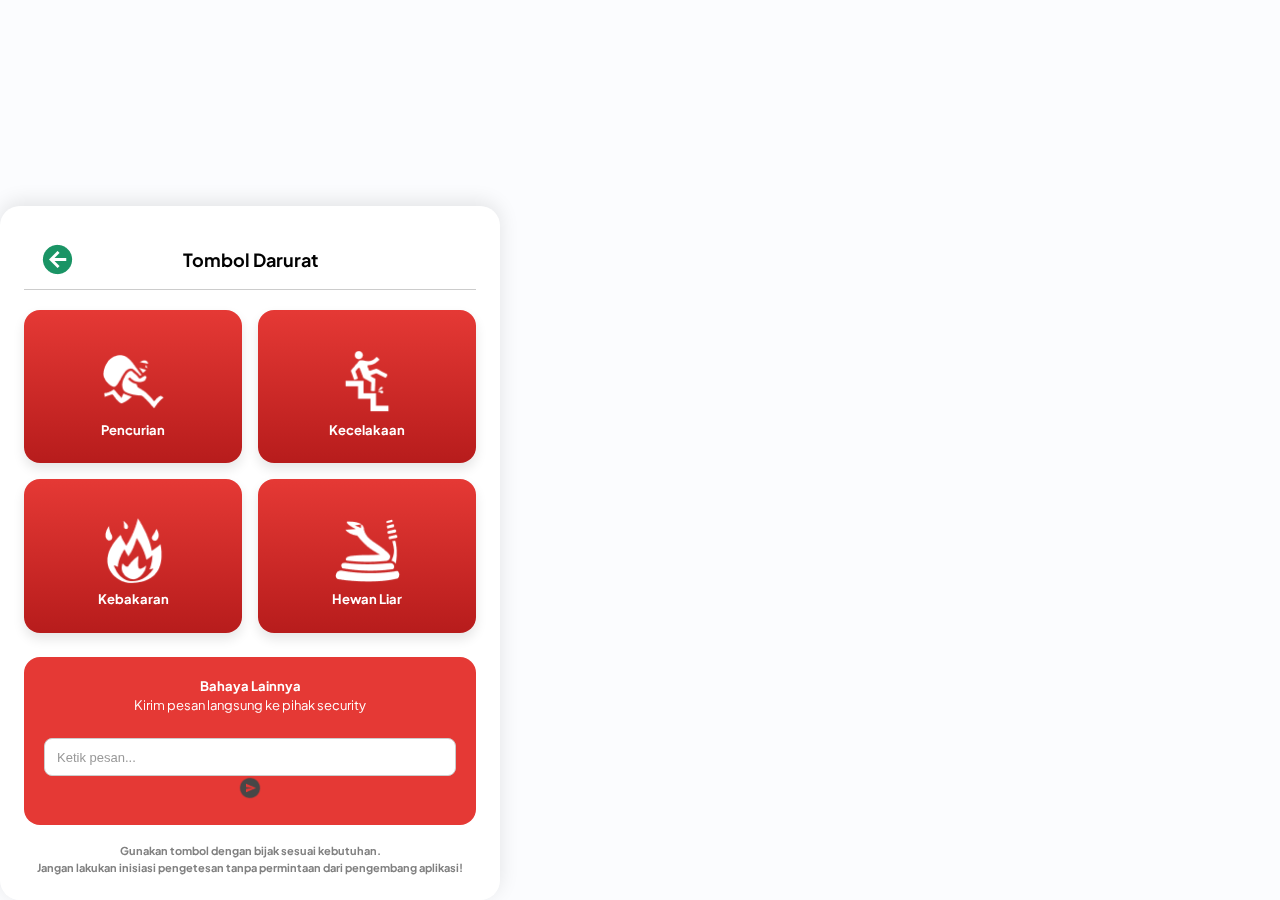
<file: DaruratButton.html>
<!DOCTYPE html>
<html lang="id">
<head>
  <meta charset="UTF-8" />
  <meta name="viewport" content="width=device-width, initial-scale=1.0"/>
  <title>Tombol Darurat</title>
  <link rel="stylesheet" href="style/style.css">
  <link href="https://fonts.googleapis.com/css2?family=Plus+Jakarta+Sans:wght@400;700;800&family=Inter:wght@500&display=swap" rel="stylesheet">
</head>
<body>
<div class="emergency-container">

  <!-- Header with Back Button -->
  <div class="emergency-header">
    <button class="back-button" onclick="history.back()" aria-label="Kembali">
      <img src="assets/icons/back-icon.png" alt="Kembali">
    </button>
    <div class="emergency-title">Tombol Darurat</div>
  </div>

  <!-- Emergency Options -->
  <div class="emergency-grid">
    <div class="emergency-button-option">
      <div class="emergency-icon-option">
        <img src="assets/icons/pencurian.png" alt="Pencurian">
      </div>
      Pencurian
    </div>
    <div class="emergency-button-option">
      <div class="emergency-icon-option">
        <img src="assets/icons/kecelakaan.png" alt="Pencurian">
      </div>
      Kecelakaan
    </div>
    <div class="emergency-button-option">
      <div class="emergency-icon-option">
        <img src="assets/icons/kebakaran.png" alt="Pencurian">
      </div>
      Kebakaran
    </div>
    <div class="emergency-button-option">
      <div class="emergency-icon-option">
        <img src="assets/icons/hewan_liar.png" alt="Pencurian">
      </div>
      Hewan Liar
    </div>
  </div>

  <!-- Other Danger Input -->
  <div class="other-danger">
    <strong>Bahaya Lainnya</strong><br/>
    Kirim pesan langsung ke pihak security
    <br>
    <div class="input-with-icon">
      <input type="text" placeholder="Ketik pesan...">
      <img src="assets/icons/send-circle.png" alt="Kirim" class="send-icon" onclick="kirimPesan()">
    </div>
  </div>

  <!-- Footer Note -->
  <div class="footer-note">
    Gunakan tombol dengan bijak sesuai kebutuhan.<br/>
    Jangan lakukan inisiasi pengetesan tanpa permintaan dari pengembang aplikasi!
  </div>

</div>

</body>
</html>
</file>
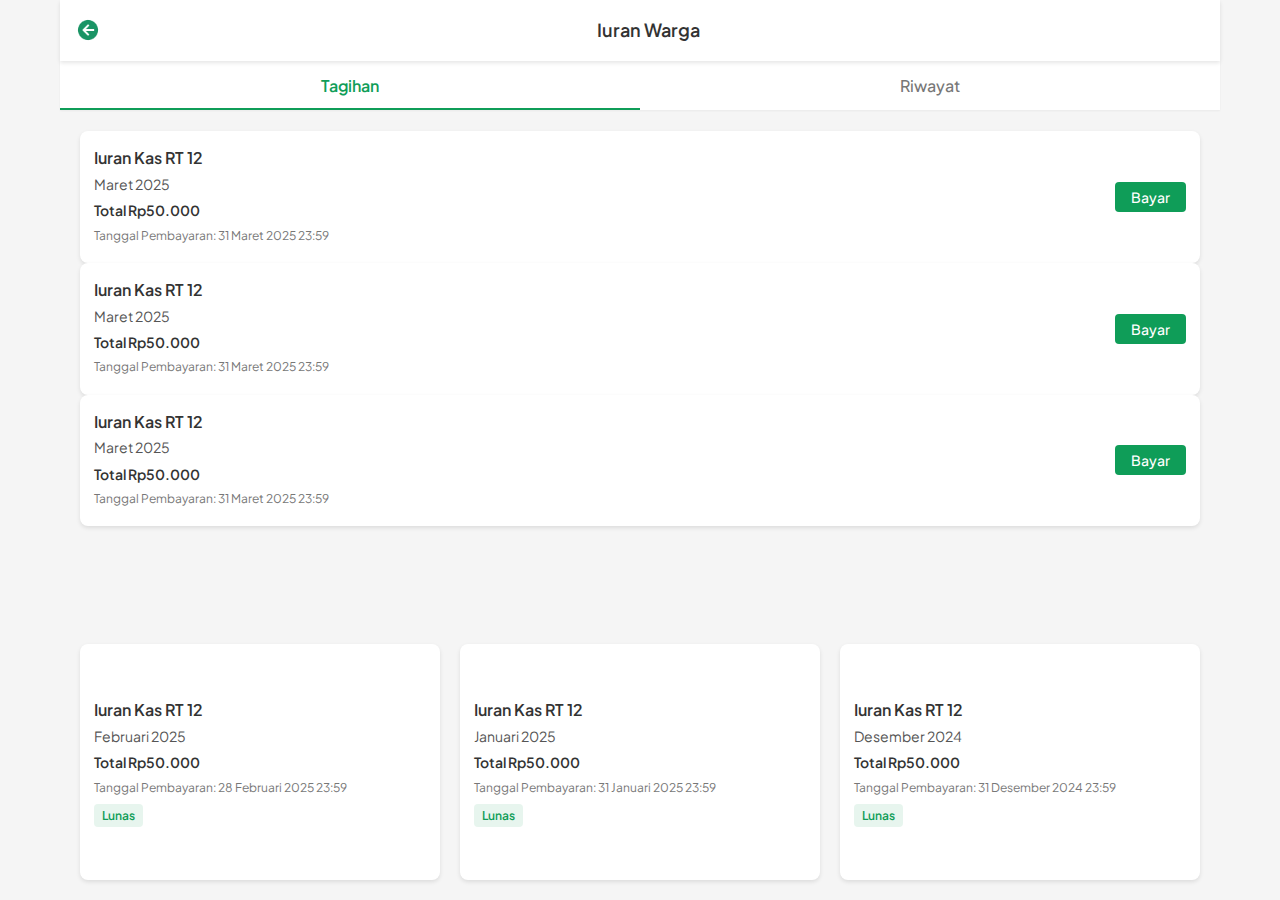
<file: iuran.html>
<!DOCTYPE html>
<html lang="id">
<head>
    <meta charset="UTF-8">
    <!-- Viewport meta tag untuk tampilan mobile yang responsif -->
    <meta name="viewport" content="width=device-width, initial-scale=1.0">
    <title>Iuran Warga</title>
    <!-- Penggunaan font Plus Jakarta Sans sesuai dengan desain Indonesia -->
    <link href="https://fonts.googleapis.com/css2?family=Plus+Jakarta+Sans:wght@400;500;600;700;800&family=Inter:wght@500&display=swap" rel="stylesheet">
    <link rel="stylesheet" href="style/iuran.css">
</head>
<body>
    <div class="container">
        <!-- Header dengan back button, judul, dan tab navigation -->
        <header class="iuran-header">
            <!-- Back button di sisi kiri header -->
            <a href="index.html" class="back-button">
                <img src="assets/icons/back-icon.png" alt="Kembali">
            </a>
            
            <!-- Judul halaman di tengah header -->
            <h1 class="header-title">Iuran Warga</h1>
        </header>
        
        <!-- Tab navigation untuk Tagihan dan Riwayat -->
        <div class="tab-navigation">
            <a href="#" class="tab-item active" data-tab="tagihan">Tagihan</a>
            <a href="#" class="tab-item" data-tab="riwayat">Riwayat</a>
            <!-- Indikator tab aktif -->
            <div class="tab-indicator"></div>
        </div>
        
        <!-- Konten Tab Tagihan - visible by default -->
        <main class="iuran-list tab-content active" id="tagihan-content">
            <!-- Item iuran pertama tanpa highlight -->
            <div class="iuran-item">
                <div class="iuran-details">
                    <h3 class="iuran-title">Iuran Kas RT 12</h3>
                    <p class="iuran-period">Maret 2025</p>
                    <p class="iuran-amount">Total Rp50.000</p>
                    <p class="iuran-due-date">Tanggal Pembayaran: 31 Maret 2025 23:59</p>
                </div>
                <button class="bayar-button" onclick="window.location.href='pembayaran.html'">Bayar</button>
            </div>
            
            <!-- Item iuran kedua dan seterusnya -->
            <div class="iuran-item">
                <div class="iuran-details">
                    <h3 class="iuran-title">Iuran Kas RT 12</h3>
                    <p class="iuran-period">Maret 2025</p>
                    <p class="iuran-amount">Total Rp50.000</p>
                    <p class="iuran-due-date">Tanggal Pembayaran: 31 Maret 2025 23:59</p>
                </div>
                <button class="bayar-button" onclick="window.location.href='pembayaran.html'">Bayar</button>
            </div>
            
            <div class="iuran-item">
                <div class="iuran-details">
                    <h3 class="iuran-title">Iuran Kas RT 12</h3>
                    <p class="iuran-period">Maret 2025</p>
                    <p class="iuran-amount">Total Rp50.000</p>
                    <p class="iuran-due-date">Tanggal Pembayaran: 31 Maret 2025 23:59</p>
                </div>
                <button class="bayar-button" onclick="window.location.href='pembayaran.html'">Bayar</button>
            </div>
        </main>
        
        <!-- Konten Tab Riwayat - hidden by default -->
        <main class="iuran-list tab-content" id="riwayat-content">
            <!-- Item riwayat pembayaran -->
            <div class="iuran-item riwayat-item">
                <div class="iuran-details">
                    <h3 class="iuran-title">Iuran Kas RT 12</h3>
                    <p class="iuran-period">Februari 2025</p>
                    <p class="iuran-amount">Total Rp50.000</p>
                    <p class="iuran-due-date">Tanggal Pembayaran: 28 Februari 2025 23:59</p>
                    <p class="payment-status paid">Lunas</p>
                </div>
            </div>
            
            <div class="iuran-item riwayat-item">
                <div class="iuran-details">
                    <h3 class="iuran-title">Iuran Kas RT 12</h3>
                    <p class="iuran-period">Januari 2025</p>
                    <p class="iuran-amount">Total Rp50.000</p>
                    <p class="iuran-due-date">Tanggal Pembayaran: 31 Januari 2025 23:59</p>
                    <p class="payment-status paid">Lunas</p>
                </div>
            </div>
            
            <div class="iuran-item riwayat-item">
                <div class="iuran-details">
                    <h3 class="iuran-title">Iuran Kas RT 12</h3>
                    <p class="iuran-period">Desember 2024</p>
                    <p class="iuran-amount">Total Rp50.000</p>
                    <p class="iuran-due-date">Tanggal Pembayaran: 31 Desember 2024 23:59</p>
                    <p class="payment-status paid">Lunas</p>
                </div>
            </div>
        </main>
    </div>

    <script src="js/iuran.js"></script>
</body>
</html>
</file>
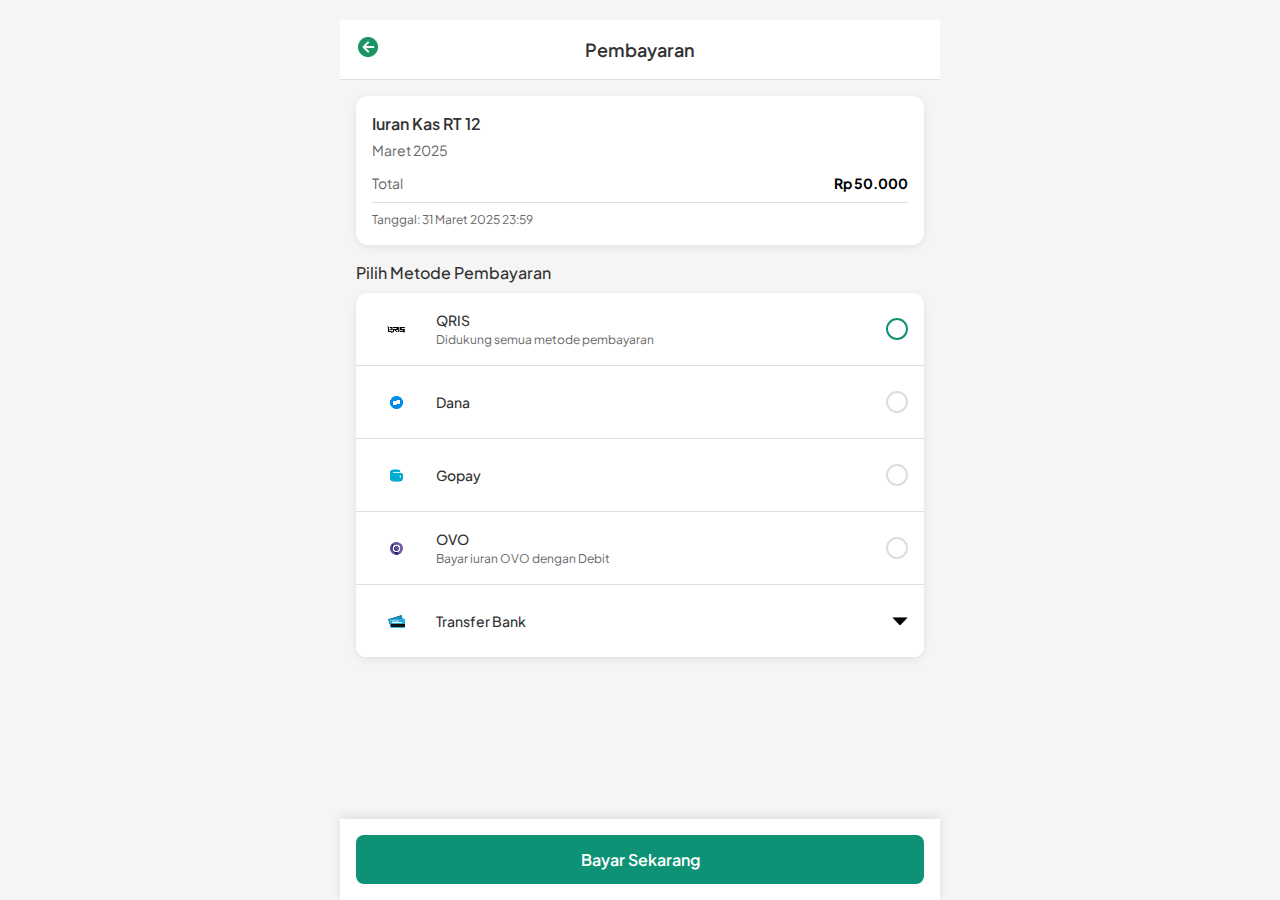
<file: pembayaran.html>
<!DOCTYPE html>
<html lang="id">
<head>
    <meta charset="UTF-8">
    <!-- Viewport meta tag untuk tampilan mobile yang responsif -->
    <meta name="viewport" content="width=device-width, initial-scale=1.0">
    <title>Pembayaran Iuran</title>
    <!-- Font Plus Jakarta Sans sesuai dengan desain Indonesia -->
    <link href="https://fonts.googleapis.com/css2?family=Plus+Jakarta+Sans:wght@400;500;600;700;800&family=Inter:wght@500&display=swap" rel="stylesheet">
    <link rel="stylesheet" href="style/pembayaran.css">
</head>
<body>
    <div class="container">
        <!-- Header dengan back button dan judul halaman sesuai mockup -->
        <header class="pembayaran-header">
            <!-- Back button di sisi kiri header -->
            <a href="iuran.html" class="back-button">
                <img src="assets/icons/back-icon.png" alt="Kembali">
            </a>
            
            <!-- Judul halaman di tengah header -->
            <h1 class="header-title">Pembayaran</h1>
        </header>
        
        <!-- Informasi tagihan dalam card putih sesuai mockup -->
        <div class="tagihan-info">
            <div class="tagihan-details">
                <h3 class="tagihan-title">Iuran Kas RT 12</h3>
                <p class="tagihan-period">Maret 2025</p>
                <div class="tagihan-total">
                    <span class="total-label">Total</span>
                    <span class="total-amount">Rp 50.000</span>
                </div>
                <p class="tagihan-due-date">Tanggal: 31 Maret 2025 23:59</p>
            </div>
        </div>
        
        <!-- Pilihan metode pembayaran sesuai mockup -->
        <div class="payment-method-container">
            <h2 class="payment-section-title">Pilih Metode Pembayaran</h2>
            
            <div class="payment-methods">
                <!-- QRIS - default selected sesuai mockup -->
                <div class="payment-method-item">
                    <div class="payment-method-logo">
                        <img src="assets/icons/qris.png" alt="QRIS">
                    </div>
                    <div class="payment-method-info">
                        <span class="payment-method-name">QRIS</span>
                        <span class="payment-method-desc">Didukung semua metode pembayaran</span>
                    </div>
                    <div class="payment-method-radio">
                        <input type="radio" id="qris" name="payment-method" checked>
                        <label for="qris" class="radio-custom"></label>
                    </div>
                </div>
                
                <!-- Dana -->
                <div class="payment-method-item">
                    <div class="payment-method-logo">
                        <img src="assets/icons/dana.png" alt="Dana">
                    </div>
                    <div class="payment-method-info">
                        <span class="payment-method-name">Dana</span>
                    </div>
                    <div class="payment-method-radio">
                        <input type="radio" id="dana" name="payment-method">
                        <label for="dana" class="radio-custom"></label>
                    </div>
                </div>
                
                <!-- Gopay -->
                <div class="payment-method-item">
                    <div class="payment-method-logo">
                        <img src="assets/icons/gopay.png" alt="Gopay">
                    </div>
                    <div class="payment-method-info">
                        <span class="payment-method-name">Gopay</span>
                    </div>
                    <div class="payment-method-radio">
                        <input type="radio" id="gopay" name="payment-method">
                        <label for="gopay" class="radio-custom"></label>
                    </div>
                </div>
                
                <!-- OVO -->
                <div class="payment-method-item">
                    <div class="payment-method-logo">
                        <img src="assets/icons/ovo.png" alt="OVO">
                    </div>
                    <div class="payment-method-info">
                        <span class="payment-method-name">OVO</span>
                        <span class="payment-method-desc">Bayar iuran OVO dengan Debit</span>
                    </div>
                    <div class="payment-method-radio">
                        <input type="radio" id="ovo" name="payment-method">
                        <label for="ovo" class="radio-custom"></label>
                    </div>
                </div>
                
                <!-- Transfer Akun Virtual -->
                <div class="payment-method-item dropdown-toggle">
                    <div class="payment-method-logo">
                        <img src="assets/icons/transfer.png" alt="Transfer">
                    </div>
                    <div class="payment-method-info">
                        <span class="payment-method-name">Transfer Bank</span>
                    </div>
                    <div class="payment-method-radio dropdown-indicator">
                        <!-- <input type="radio" id="transfer" name="payment-method">
                        <label for="transfer" class="radio-custom"></label> -->
                        <img src="assets/icons/dropdown.png" alt="Expand" class="dropdown-icon">
                    </div>
                </div>
                
                <!-- Bank transfer options - hidden by default -->
                <div class="bank-options" id="bank-options">
                    <!-- BCA Virtual Account -->
                    <div class="payment-method-item bank-option">
                        <div class="payment-method-logo">
                            <img src="assets/icons/bca.png" alt="BCA">
                        </div>
                        <div class="payment-method-info">
                            <span class="payment-method-name">BCA Virtual Account</span>
                        </div>
                        <div class="payment-method-radio">
                            <input type="radio" id="bca" name="payment-method">
                            <label for="bca" class="radio-custom"></label>
                        </div>
                    </div>
                    
                    <!-- BRI Virtual Account -->
                    <div class="payment-method-item bank-option">
                        <div class="payment-method-logo">
                            <img src="assets/icons/bri.png" alt="BRI">
                        </div>
                        <div class="payment-method-info">
                            <span class="payment-method-name">BRI Virtual Account</span>
                        </div>
                        <div class="payment-method-radio">
                            <input type="radio" id="bri" name="payment-method">
                            <label for="bri" class="radio-custom"></label>
                        </div>
                    </div>
                    
                    <!-- Mandiri Virtual Account -->
                    <div class="payment-method-item bank-option">
                        <div class="payment-method-logo">
                            <img src="assets/icons/mandiri.png" alt="Mandiri">
                        </div>
                        <div class="payment-method-info">
                            <span class="payment-method-name">Mandiri Virtual Account</span>
                            <span class="payment-method-desc">Debit Instant</span>
                        </div>
                        <div class="payment-method-radio">
                            <input type="radio" id="mandiri" name="payment-method">
                            <label for="mandiri" class="radio-custom"></label>
                        </div>
                    </div>
                    
                    
                </div>
            </div>
        </div>
        
        <!-- Tombol bayar sekarang full-width di bawah layar sesuai mockup -->
        <div class="payment-action">
            <button class="pay-now-button">Bayar Sekarang</button>
        </div>
    </div>

    <script src="js/pembayaran.js"></script>
</body>
</html>
</file>
<file: style/style.css>
/* 
* RESET & BASE STYLES
* Mempertahankan reset asli dan menyesuaikan font untuk tampilan yang konsisten
*/
* {
    margin: 0;
    padding: 0;
    box-sizing: border-box;
}

:root {
    --primary-color: #1A9465;
    --secondary-color: #20865F;
    --dark-green: #19684A;
    --gray-color: #9F9F9F;
    --dark-gray: #585858;
    --black: #010101;
    --white: #FFFFFF;
    --background: #FBFCFE;
    --emergency-red: #D23738;
    --emergency-dark-red: #952728;
}

body {
    font-family: 'Plus Jakarta Sans', sans-serif;
    background-color: var(--background);
    color: var(--black);
    line-height: 1.5;
    /* Maksimal width untuk mobile dibatasi */
    max-width: 414px;
    margin: 0 auto;
    position: relative;
    overflow-x: hidden;
}

/* 
* CONTAINER & LAYOUT
* Container diatur untuk menampung semua elemen dan menyediakan padding-bottom untuk nav
*/
.container {
    margin: 0 auto;
    width: 100%;
    position: relative;
    min-height: 100vh;
    /* Ditambahkan padding bottom untuk mengakomodasi navbar di bawah */
    padding-bottom: 70px;
}

/* 
* HEADER SECTION - Update untuk background dinamis
* Penyesuaian header dengan background dinamis yang dapat diubah melalui JavaScript
*/
.header {
    position: relative;
    height: 290px;
    background-color: var(--primary-color);
    
    /* Lengkung halus di bagian bawah */
    border-bottom-left-radius:50px;   /* sesuaikan angka untuk besar lengkungan */
    border-bottom-right-radius: 50px;
    overflow: hidden;
}


/* 
* HEADER BACKGROUND - DINAMIS
* Penyesuaian untuk menampilkan background dinamis di header
*/
.header-background {
    position: absolute;
    top: 0;
    left: 0;
    width: 100%;
    height: 100%;
    background-size: cover;
    background-position: center;
    opacity: 0.3; /* Opacity ditingkatkan dari 0.2 agar lebih terlihat */
    z-index: 1;
    transition: background-image 1s ease; /* Transisi halus saat gambar berubah */
}


.header-gradient {
    position: absolute;
    width: 100%;
    height: 100%;
    /* Ditambahkan gradient untuk efek lapisan atas background */
    background: linear-gradient(180deg, rgba(0, 0, 0, 0) 0%, rgba(0, 0, 0, 0.78) 100%);
    z-index: 2;
}

/* 
* USER PROFILE
* Styling untuk profil user di header dengan badge dan informasi
*/
.user-profile {
    position: relative;
    z-index: 10;
    padding: 30px 20px 15px;
    display: flex;
    align-items: flex-start;
}

.profile-container {
    position: relative;
    margin-right: 20px;
}

.profile-pic {
    width: 84px;
    height: 84px;
    border-radius: 50%;
    border: 4px solid #E9F4F0;
    object-fit: cover;
}

.badge {
    position: absolute;
    top: 70px;
    right: 15px;
    display: flex;
    background-color: var(--secondary-color);
    border-radius: 9.5px;
    padding: 2px;
    width: 55px;
    height: 19px;
}

.badge-green {
    color: var(--white);
    font-size: 11px;
    font-weight: 700;
    padding: 0 5px;
    display: flex;
    align-items: center;
}

.badge-white {
    background-color: var(--white);
    color: var(--primary-color);
    font-size: 11px;
    font-weight: 700;
    border-radius: 9.5px;
    padding: 0 5px;
    display: flex;
    align-items: center;
}

.user-info {
    color: var(--white);
    display: flex;
    flex-direction: column;
    justify-content: center;
}

.user-name {
    font-size: 19px;
    font-weight: 700;
    line-height: 26.6px;
    margin: 0 0 5px 0;
}

.user-role, .user-address {
    font-size: 11px;
    font-weight: 400;
    line-height: 15.4px;
    display: flex;
    align-items: center;
    margin-top: 5px;
}

.user-role img, .user-address img {
    margin-right: 5px;
    width: 15px;
    height: 15px;
    object-fit: contain;
}

/* 
* NOTIFICATION ICON
* Penyesuaian ikon notifikasi di pojok kanan atas header
*/
.notification-icon {
    position: absolute;
    right: 20px;
    top: 30px;
    z-index: 10;
}

.notification-icon img {
    width: 24px;
    height: 24px;
    /* Filter untuk mengubah warna icon menjadi putih */
    filter: brightness(0) invert(1);
}

/* 
* MENU TITLE
* Judul "Menu Utama" di bagian header
*/
.menu-title {
    color: var(--white);
    font-size: 16px;
    font-weight: 700;
    margin: 10px 20px;
    position: relative;
    z-index: 10;
}

/* 
* MAIN CONTENT
* Area konten utama dengan margin negatif untuk overlay dengan header
*/
.main-content {
    position: relative;
    z-index: 10;
    /* Margin negatif untuk memberikan efek overlay dengan header */
    margin-top: -110px;
    padding-bottom: 30px;
}

/* 
* MENU CARD
* Card untuk menu utama dengan grid layout 3 kolom
*/
.menu-card {
    background-color: var(--white);
    border-radius: 11px;
    padding: 25px 15px;
    margin: 0 20px;
    box-shadow: 0px 0px 4px rgba(0, 0, 0, 0.25);
}

.menu-grid {
    display: grid;
    /* Grid 3 kolom untuk mobile */
    grid-template-columns: repeat(3, 1fr);
    gap: 15px;
    justify-items: center;
}

.menu-item {
    display: flex;
    flex-direction: column;
    align-items: center;
    width: 78.6px;
    cursor: pointer;
    transition: transform 0.2s;
}

.menu-item:hover {
    transform: translateY(-5px);
}

.menu-icon {
    width: 74px;
    height: 74px;
    border-radius: 17px;
    /* Gradient background untuk menu icon */
    background: linear-gradient(180deg, #4FA986 31%, #239368 51%, #19684A 72%);
    display: flex;
    justify-content: center;
    align-items: center;
    box-shadow: 0px 2px 4px rgba(0, 0, 0, 0.15);
    margin-bottom: 6px;
}

.menu-icon img {
    width: 50px;
    height: 50px;
}

.menu-label {
    color: var(--black);
    font-size: 13px;
    font-weight: 400;
    text-align: center;
    line-height: 18.2px;
}

/* 
* INFO SECTION
* Section informasi dengan kartu berita/pengumuman
*/
.info-section {
    margin-top: 30px;
    padding: 0 20px;
}

.info-header {
    display: flex;
    justify-content: space-between;
    align-items: center;
    margin-bottom: 15px;
}

.info-title {
    color: var(--black);
    font-size: 16px;
    font-weight: 700;
    line-height: 22.4px;
}

.view-all {
    display: flex;
    align-items: right;
    color: var(--primary-color);
    font-size: 16px;
    font-weight: 700;
    line-height: 22.4px;
    cursor: pointer;
}

.view-all img {
    margin-left: 5px;
    width: 18px;
    height: 18px;
}

/* 
* INFO CARDS
* Card informasi dengan layout column untuk mobile
*/
.info-cards-container {
    display: flex;
    /* Untuk mobile, card disusun vertical */
    flex-direction: column;
    gap: 15px;
}

.info-card {
    position: relative;
    width: 100%;
    height: 173px;
    border-radius: 11px;
    overflow: hidden;
}

.info-card img {
    width: 100%;
    height: 100%;
    object-fit: cover;
}

.info-overlay {
    position: absolute;
    bottom: 0;
    width: 100%;
    /* Gradient overlay untuk teks di atas gambar */
    background: linear-gradient(180deg, rgba(26, 148, 101, 0) 0%, #1A9465 100%);
    padding: 15px;
}

.info-card-title {
    color: var(--white);
    font-size: 16px;
    font-weight: 700;
    line-height: 22.4px;
    margin-bottom: 5px;
}

.info-card-desc {
    color: var(--white);
    font-size: 11px;
    font-weight: 400;
    line-height: 15.4px;
}

/* 
* BOTTOM NAVIGATION
* Navigation bar di bagian bawah layar - fixed untuk mobile
*/
.bottom-nav {
    position: fixed;
    bottom: 0;
    width: 100%;
    max-width: 414px; /* Sesuai dengan max-width body untuk mobile */
    background-color: var(--white);
    display: flex;
    justify-content: space-around;
    padding: 5px 0;
    box-shadow: 0px 1px 4.2px rgba(0, 0, 0, 0.25);
    z-index: 100;
}

.nav-item {
    display: flex;
    flex-direction: column;
    align-items: center;
    padding: 6px 0;
    width: 20%;
    cursor: pointer;
}

.nav-icon {
    width: 35px;
    height: 35px;
    display: flex;
    justify-content: center;
    align-items: center;
}

.nav-icon img {
    width: 24px;
    height: 24px;
}

.nav-label {
    font-size: 11px;
    font-weight: 400;
    line-height: 15.4px;
    text-align: center;
    color: var(--gray-color);
}

/* 
* ACTIVE NAVIGATION
* Style untuk item navigasi yang aktif
*/
.nav-active .nav-icon img {
    /* Filter untuk mengubah warna ikon menjadi warna primary */
    filter: invert(46%) sepia(71%) saturate(561%) hue-rotate(124deg) brightness(91%) contrast(88%);
}

.nav-active .nav-label {
    color: var(--primary-color);
}

/* 
* EMERGENCY BUTTON
* Tombol darurat yang menonjol di navbar bawah
*/
.emergency-button-container {
    position: relative;
    height: 55px;
}

.emergency-button {
    position: absolute;
    top: -40px;
    left: 50%;
    transform: translateX(-50%);
    width: 72px;
    height: 72px;
    border-radius: 38.32px;
    /* Gradient merah untuk tombol darurat */
    background: linear-gradient(0deg, #952728 26%, #BF3233 54%, #D23738 76%);
    display: flex;
    justify-content: center;
    align-items: center;
    box-shadow: 0 0 0 7px var(--white);
    cursor: pointer;
    transition: transform 0.2s;
}

.emergency-button:hover {
    transform: translateX(-50%) scale(1.05);
}

.emergency-icon {
    width: 47.61px;
    height: 47.61px;
}

.emergency-icon img {
    width: 100%;
    height: 100%;
}

.emergency-label {
    color: var(--dark-gray);
    font-size: 11px;
    font-weight: 800;
    line-height: 15.4px;
    margin-top: 30px;
}

/* 
* EMERGENCY MODAL CONTAINER
* Container untuk modal darurat yang muncul dari bawah
*/
.emergency-container {
    background-color: #fff;
    border-radius: 20px 20px 0 0;
    padding: 24px;
    position: fixed;
    bottom: 0;
    width: 100%;
    max-width: 414px; /* Sesuai dengan max-width body untuk mobile */
    box-shadow: 0 -4px 20px rgba(0, 0, 0, 0.1);
}

/* 
* EMERGENCY MODAL HEADER
* Header untuk modal darurat dengan tombol kembali
*/
.emergency-header {
    position: relative;
    display: flex;
    align-items: center;
    height: 60px;
    padding: 0 16px;
    border-bottom: 1px solid #ccc;
    background-color: #fff;
}

.back-button {
    background: none;
    border: none;
    cursor: pointer;
    z-index: 2;
    display: flex;
    align-items: center;
    height: 100%;
}

.emergency-title {
    position: absolute;
    top: 50%;
    left: 50%;
    transform: translate(-50%, -50%);
    font-size: 18px;
    font-weight: 700;
    z-index: 1;
    white-space: nowrap;
}

/* 
* EMERGENCY GRID
* Grid untuk pilihan darurat dengan 2 kolom
*/
.emergency-grid {
    display: grid;
    grid-template-columns: repeat(2, 1fr);
    gap: 16px;
    justify-items: center;
    margin-top: 20px; /* Ditambahkan margin untuk spacing yang lebih baik */
}

.emergency-button-option {
    background: linear-gradient(to bottom, #e53935, #b71c1c);
    border-radius: 16px;
    width: 100%;
    padding: 24px 0;
    color: white;
    font-weight: bold;
    text-align: center;
    font-size: 13px;
    font-weight: 700;
    line-height: 18.20px;
    box-shadow: 0 6px 12px rgba(0,0,0,0.1);
    cursor: pointer; /* Ditambahkan cursor pointer untuk UX yang lebih baik */
    transition: transform 0.2s ease; /* Transisi untuk efek hover */
}

/* Ditambahkan efek hover untuk feedback visual */
.emergency-button-option:hover {
    transform: translateY(-2px);
    box-shadow: 0 8px 15px rgba(0,0,0,0.15);
}

.emergency-icon-option img {
    width: 70px;
    height: 70px;
    object-fit: contain;
    margin-top: 13px;
}

/* 
* OTHER DANGER SECTION
* Section input bahaya lainnya dalam modal darurat
*/
.other-danger {
    background-color: #e53935;
    border-radius: 16px;
    color: white;
    padding: 20px;
    margin-top: 24px;
    text-align: center;
    font-size: 13px;
}

.other-danger input {
    margin-top: 12px;
    padding: 10px 16px;
    width: 90%;
    border: none;
    border-radius: 10px;
}

/* 
* INPUT WITH ICON
* Input field dengan ikon kirim di dalamnya
*/
.input-with-icon {
    position: relative;
    width: 100%;
    margin-top: 10px; /* Ditambahkan margin untuk spacing yang lebih baik */
}

.input-with-icon input {
    width: 100%;
    padding: 10px 40px 10px 12px; /* Ruang di kanan untuk icon */
    box-sizing: border-box;
    border: 1px solid #ccc;
    border-radius: 8px;
    font-size: 14px;
    line-height: 1;
}

/* Ditambahkan placeholder style untuk konsistensi UI */
.input-with-icon input::placeholder {
    color: #999;
    font-size: 13px;
}

/* Ditambahkan style untuk send-button */
.send-button {
    position: absolute;
    right: 8px;
    top: 65%;
    transform: translateY(-50%);
    background: none;
    border: none;
    cursor: pointer;
    padding: 0;
}

.input-with-icon .send-icon {
    width: 24px;
    height: 24px;
    cursor: pointer;
}

/* 
* FOOTER NOTE
* Catatan di footer modal darurat
*/
.footer-note {
    font-size: 11px;
    font-weight: 700;
    color: gray;
    text-align: center;
    margin-top: 18px;
}

/* 
* MODAL STYLES
* Style untuk modal popup yang menampilkan tombol darurat
*/
.modal {
    display: none; /* Hidden by default */
    position: fixed;
    top: 0;
    left: 0;
    /* Width dan height menggunakan viewport untuk full coverage */
    width: 100%; 
    height: 100%;
    background-color: rgba(0, 0, 0, 0.5); /* Semi-transparent background */
    z-index: 9999; /* Pastikan modal di atas semua elemen */
    align-items: center;
    justify-content: center;
    transition: opacity 0.3s ease;
    overflow-y: auto; /* Allow scrolling if modal is too tall */
}

/* Kelas untuk menampilkan modal */
.modal.show {
    display: flex;
    align-items: flex-end; /* Mengubah ke flex-end agar modal muncul dari bawah */
    justify-content: center;
}

.modal-content {
    width: 100%;
    max-width: 414px; /* Sesuai dengan max-width body untuk mobile */
    animation: slideUp 0.3s ease; /* Animasi slide dari bawah */
}

/* Animasi slide up untuk modal */
@keyframes slideUp {
    from {
        transform: translateY(100%);
    }
    to {
        transform: translateY(0);
    }
}

/* 
* RESPONSIVE DESIGN
* Media query untuk layar yang lebih besar
*/
@media (min-width: 768px) {
    body {
        max-width: none;
    }
    
    .container {
        display: flex;
        flex-direction: column;
        max-width: 1200px;
        padding-bottom: 0;
    }
    
    .header {
        height: 240px;
        border-radius: 0 0 20px 20px;
    }
    
    .main-content {
        display: flex;
        flex-direction: column;
        align-items: center;
        margin-top: -40px;
    }
    
    .menu-card {
        width: 90%;
        max-width: 900px;
        padding: 30px;
        margin: 0 auto;
    }
    
    .menu-grid {
        grid-template-columns: repeat(6, 1fr);
        gap: 25px;
    }
    
    .info-section {
        width: 90%;
        max-width: 900px;
        margin: 40px auto 0;
        padding: 0;
    }
    
    .info-cards-container {
        flex-direction: row;
        flex-wrap: wrap;
        gap: 20px;
    }
    
    .info-card {
        width: calc(50% - 10px);
        height: 230px;
    }
    
    /* Mengubah bottom-nav menjadi relative untuk desktop */
    .bottom-nav {
        position: relative;
        max-width: none;
        margin-top: 60px;
        border-radius: 20px 20px 0 0;
        padding: 15px 0;
    }
    
    .emergency-button-container {
        height: 75px;
    }
    
    .emergency-button {
        top: -40px;
        width: 82px;
        height: 82px;
    }
    
    .emergency-label {
        margin-top: 35px;
    }

    /* Modal konten untuk desktop */
    .modal-content {
        max-width: 500px;
    }

    /* Emergency container untuk desktop */
    .emergency-container {
        max-width: 500px;
        border-radius: 20px;
    }
}

/* 
* WIDER SCREENS
* Media query untuk layar lebih lebar (1024px+)
*/
@media (min-width: 1024px) {
    .menu-grid {
        grid-template-columns: repeat(6, 1fr);
    }
    
    .menu-item {
        width: 100px;
    }
    
    .menu-icon {
        width: 90px;
        height: 90px;
    }
    
    .menu-icon img {
        width: 60px;
        height: 60px;
    }
    
    .menu-label {
        font-size: 14px;
    }
    
    .info-card {
        width: calc(33.33% - 14px);
    }
    
    /* Menampilkan desktop sidebar */
    .desktop-sidebar {
        display: block;
        position: fixed;
        left: 0;
        top: 0;
        width: 250px;
        height: 100vh;
        background-color: var(--white);
        box-shadow: 2px 0 5px rgba(0, 0, 0, 0.1);
        padding: 20px;
        z-index: 150;
        transform: translateX(-100%);
        transition: transform 0.3s ease;
    }
    
    .show-sidebar .desktop-sidebar {
        transform: translateX(0);
    }
    
    /* Toggle sidebar untuk desktop */
    .sidebar-toggle {
        display: block;
        position: fixed;
        left: 20px;
        top: 20px;
        width: 40px;
        height: 40px;
        background-color: var(--white);
        border-radius: 50%;
        box-shadow: 0 0 5px rgba(0, 0, 0, 0.2);
        display: flex;
        flex-direction: column;
        justify-content: center;
        align-items: center;
        cursor: pointer;
        z-index: 151;
    }
    
    .sidebar-toggle div {
        width: 20px;
        height: 3px;
        background-color: var(--primary-color);
        margin: 3px 0;
        border-radius: 3px;
    }
}

/* 
* MOBILE-SPECIFIC STYLES
* Style khusus untuk mobile (≤ 767px)
*/
@media (max-width: 767px) {
    /* Menyembunyikan sidebar di mobile */
    .desktop-sidebar, .sidebar-toggle {
        display: none;
    }
    
    /* Menyembunyikan info cards yang hanya untuk desktop */
    .desktop-only {
        display: none !important;
    }
}

/* 
* DESKTOP SIDEBAR
* Styling untuk sidebar di desktop
*/
.desktop-sidebar {
    display: none; /* Default-nya disembunyikan */
}

.sidebar-header {
    display: flex;
    align-items: center;
    padding-bottom: 20px;
    border-bottom: 1px solid #eee;
    margin-bottom: 20px;
}

.sidebar-header .logo {
    color: var(--primary-color);
    font-size: 20px;
    font-weight: 800;
}

.sidebar-menu-item {
    display: flex;
    align-items: center;
    padding: 15px 10px;
    border-radius: 8px;
    margin-bottom: 5px;
    cursor: pointer;
    transition: background-color 0.2s;
}

.sidebar-menu-item:hover {
    background-color: rgba(26, 148, 101, 0.1);
}

.sidebar-menu-item.active {
    background-color: var(--primary-color);
    color: var(--white);
}

.sidebar-menu-item .icon {
    margin-right: 15px;
    width: 20px;
    height: 20px;
}

.sidebar-menu-item .label {
    font-size: 14px;
    font-weight: 600;
}

.sidebar-menu-item.active .icon img {
    filter: brightness(0) invert(1);
}

/* 
* EMERGENCY ITEM STYLING
* Styling khusus untuk menu item darurat di sidebar
*/
.sidebar-menu-item.emergency-item {
    background-color: var(--emergency-red);
    color: var(--white);
}

.sidebar-menu-item.emergency-item .icon img {
    filter: brightness(0) invert(1);
}

/* 
* CAROUSEL STYLES
* Styling untuk implementasi carousel di bagian informasi
*/
.carousel {
    position: relative;
    width: 100%;
    overflow: hidden;
}

.carousel-container {
    display: flex;
    width: 100%;
    transition: transform 0.5s ease;
}

.carousel-slide {
    min-width: 100%; /* Setiap slide menempati seluruh lebar container */
    flex: 0 0 auto;
    display: flex;
    justify-content: center;
    align-items: center;
}

/* Navigasi dot untuk carousel */
.carousel-navigation {
    display: flex;
    justify-content: center;
    margin-top: 15px;
}

.carousel-dot {
    width: 10px;
    height: 10px;
    border-radius: 50%;
    background-color: var(--gray-color);
    margin: 0 5px;
    cursor: pointer;
    transition: background-color 0.3s;
}

.carousel-dot.active {
    background-color: var(--primary-color);
    transform: scale(1.2);
}

/* Arrow navigasi carousel */
.carousel-arrows {
    position: absolute;
    top: 50%;
    width: 100%;
    display: flex;
    justify-content: space-between;
    transform: translateY(-50%);
    z-index: 20;
}

.carousel-arrow {
    width: 40px;
    height: 40px;
    background-color: rgba(255, 255, 255, 0.7);
    border-radius: 50%;
    display: flex;
    justify-content: center;
    align-items: center;
    cursor: pointer;
    font-size: 20px;
    font-weight: bold;
    box-shadow: 0 2px 5px rgba(0, 0, 0, 0.2);
    color: var(--primary-color);
    transition: all 0.3s ease;
}

.carousel-arrow:hover {
    background-color: var(--white);
    transform: scale(1.1);
}

.carousel-arrow.prev {
    margin-left: 10px;
}

.carousel-arrow.next {
    margin-right: 10px;
}

/* Optimasi untuk touch devices */
@media (max-width: 767px) {
    /* Menyembunyikan arrows pada mobile untuk UI yang lebih bersih */
    .carousel-arrows {
        display: none;
    }
    
    /* Pada mobile, perbesar ukuran dot untuk kemudahan tap */
    .carousel-dot {
        width: 12px;
        height: 12px;
        margin: 0 8px;
    }
    
    /* Info cards tidak perlu flex-direction column lagi karena carousel */
    .info-cards-container {
        display: block; /* Override flex column settings */
        width: 100%;
        position: relative;
    }
    
    .info-card {
        margin-bottom: 0; /* Hapus margin bottom karena cards ditampilkan satu per satu */
    }
}

/* Untuk desktop view - carousel masih dipertahankan tapi dengan styling berbeda */
@media (min-width: 768px) {
    .carousel-container {
        overflow: visible; /* Perbolehkan slides terlihat di desktop */
    }
    
    /* Pada desktop view, tetap pertahankan ukuran card yang cukup besar */
    .info-card {
        height: 200px;
    }
    
    /* Perbesar dot pada desktop untuk visibilitas lebih baik */
    .carousel-dot {
        width: 12px;
        height: 12px;
    }
    
    /* Perbesar arrow untuk kemudahan klik di desktop */
    .carousel-arrow {
        width: 50px;
        height: 50px;
        font-size: 24px;
    }
}

/* Modifikasi info-cards-container existing untuk mendukung carousel */
.info-cards-container {
    /* Mengganti display flex column menjadi block untuk carousel */
    display: block;
    position: relative;
    width: 100%;
    overflow: hidden;
}
</file>
<file: style/iuran.css>
/* Reset dan base styles untuk konsistensi UI */
* {
    margin: 0;
    padding: 0;
    box-sizing: border-box;
    font-family: 'Plus Jakarta Sans', sans-serif;
}

body {
    background-color: #f5f5f5;
    color: #333;
    line-height: 1.6;
}

.container {
    width: 100%;
    max-width: 767px;
    margin: 0 auto;
    position: relative;
    min-height: 100vh;
    display: flex;
    flex-direction: column;
}

/* Styling untuk header dengan back button dan judul */
.iuran-header {
    display: flex;
    align-items: center;
    background-color: white;
    padding: 16px;
    box-shadow: 0 2px 4px rgba(0, 0, 0, 0.1);
    position: relative;
    z-index: 10;
}

/* Style untuk back button di kiri header */
.back-button {
    width: 24px;
    height: 24px;
    display: flex;
    align-items: center;
    justify-content: center;
    margin-right: 16px;
}

.back-button img {
    width: 100%;
    height: 100%;
    object-fit: contain;
}

/* Styling untuk judul header yang diposisikan di tengah */
.header-title {
    flex: 1;
    text-align: center;
    font-size: 18px;
    font-weight: 600;
    margin-right: 24px; /* Kompensasi untuk back button */
    color: #333;
}

/* Tab navigation untuk Tagihan/Riwayat */
.tab-navigation {
    display: flex;
    background-color: white;
    position: relative;
    box-shadow: 0 1px 2px rgba(0, 0, 0, 0.05);
    margin-bottom: 1px; /* Spasi tipis sebelum konten utama */
}

.tab-item {
    flex: 1;
    text-align: center;
    padding: 12px 0;
    text-decoration: none;
    color: #777;
    font-weight: 500;
    font-size: 16px;
    position: relative;
    transition: color 0.3s;
}

.tab-item.active {
    color: #0f9d58; /* Warna hijau untuk tab aktif */
    font-weight: 600;
}

/* Garis indikator hijau di bawah tab aktif */
.tab-indicator {
    position: absolute;
    bottom: 0;
    left: 0;
    width: 50%; /* Lebar setengah karena 2 tab */
    height: 2px;
    background-color: #0f9d58;
    transition: left 0.3s;
}

/* Style untuk tab content - default hidden */
.tab-content {
    display: none;
}

.tab-content.active {
    display: block;
}

/* Style untuk daftar iuran (scrollable) */
.iuran-list {
    flex: 1;
    padding: 12px;
    overflow-y: auto;
}

/* Styling untuk item iuran - kartu putih dengan bayangan */
.iuran-item {
    background-color: white;
    border-radius: 8px;
    box-shadow: 0 2px 4px rgba(0, 0, 0, 0.1);
    padding: 14px;
    margin-bottom: 12px;
    display: flex;
    justify-content: space-between;
    align-items: center;
}

/* Style untuk detail informasi iuran */
.iuran-details {
    flex: 1;
}

.iuran-title {
    font-size: 16px;
    font-weight: 600;
    color: #333;
    margin-bottom: 2px;
}

.iuran-period {
    font-size: 14px;
    color: #555;
    margin-bottom: 4px;
}

.iuran-amount {
    font-size: 14px;
    font-weight: 600;
    color: #333;
    margin-bottom: 4px;
}

.iuran-due-date {
    font-size: 12px;
    color: #777;
    margin-bottom: 4px; /* Tambahkan margin untuk item status di bawahnya */
}

/* Style untuk status pembayaran */
.payment-status {
    font-size: 12px;
    font-weight: 600;
    padding: 2px 8px;
    border-radius: 4px;
    display: inline-block;
}

.payment-status.paid {
    color: #0f9d58;
    background-color: rgba(15, 157, 88, 0.1);
}

/* Style untuk tombol Bayar di sebelah kanan item */
.bayar-button {
    background-color: #0f9d58; /* Warna hijau untuk tombol */
    color: white;
    border: none;
    border-radius: 4px;
    padding: 6px 16px;
    font-size: 14px;
    font-weight: 500;
    cursor: pointer;
    white-space: nowrap;
    transition: background-color 0.2s;
}

.bayar-button:hover {
    background-color: #0d8c4d;
}

/* Styling khusus untuk item riwayat (tanpa tombol bayar) */
.riwayat-item {
    padding-right: 16px; /* Tambahkan padding kanan untuk keseimbangan */
}

/* Media queries untuk responsive design */
@media (min-width: 768px) {
    /* Styling untuk tablet dan desktop */
    .container {
        max-width: 1200px;
        padding: 0 20px;
    }
    
    .iuran-list {
        padding: 20px;
        display: grid;
        grid-template-columns: repeat(auto-fill, minmax(350px, 1fr));
        grid-gap: 20px;
    }
    
    .iuran-item {
        margin-bottom: 0;
    }
}
</file>
<file: style/pembayaran.css>
/* CSS untuk halaman pembayaran.html */

/* Reset dasar dan font default */
* {
    margin: 0;
    padding: 0;
    box-sizing: border-box;
    font-family: 'Plus Jakarta Sans', sans-serif;
}

body {
    background-color: #f5f5f5;
    color: #333;
    line-height: 1.5;
}

.container {
    max-width: 767px;
    margin: 0 auto;
    padding-bottom: 80px; /* Ruang untuk tombol bayar sekarang */
}

/* Styling untuk header sesuai mockup */
.pembayaran-header {
    display: flex;
    align-items: center;
    padding: 16px;
    background-color: #fff;
    border-bottom: 1px solid #e0e0e0;
    position: relative;
}

.back-button {
    position: absolute;
    left: 16px;
}

.back-button img {
    width: 24px;
    height: 24px;
}

.header-title {
    flex: 1;
    text-align: center;
    font-size: 18px;
    font-weight: 600;
    margin: 0;
}

/* Card info tagihan sesuai mockup */
.tagihan-info {
    background-color: #fff;
    border-radius: 12px;
    box-shadow: 0 2px 8px rgba(0, 0, 0, 0.08);
    margin: 16px;
    padding: 16px;
}

.tagihan-title {
    font-size: 16px;
    font-weight: 600;
    margin-bottom: 4px;
}

.tagihan-period {
    font-size: 14px;
    color: #666;
    margin-bottom: 12px;
}

.tagihan-total {
    display: flex;
    justify-content: space-between;
    margin-bottom: 4px;
    font-size: 14px;
}

.total-label {
    color: #666;
}

.total-amount {
    font-weight: 700;
    color: #000;
}

.tagihan-due-date {
    font-size: 12px;
    color: #666;
    padding-top: 8px;
    border-top: 1px solid #e0e0e0;
    margin-top: 8px;
}

/* Pilihan metode pembayaran sesuai mockup */
.payment-section-title {
    font-size: 16px;
    font-weight: 500;
    padding: 0 16px;
    margin: 16px 0 8px;
}

.payment-methods {
    background-color: #fff;
    border-radius: 12px;
    box-shadow: 0 2px 8px rgba(0, 0, 0, 0.08);
    margin: 0 16px;
    overflow: hidden;
}

.payment-method-item {
    display: flex;
    align-items: center;
    padding: 12px 16px;
    border-bottom: 1px solid #e0e0e0;
    position: relative;
}

.payment-method-item:last-child {
    border-bottom: none;
}

.payment-method-logo {
    width: 48px;
    height: 48px;
    display: flex;
    align-items: center;
    justify-content: center;
    margin-right: 16px;
}

.payment-method-logo img {
    max-width: 40px;
    max-height: 40px;
    object-fit: contain;
    transition: transform 0.2s ease;
}

/* Efek hover pada logo untuk interaktivitas */
.payment-method-item:hover .payment-method-logo img {
    transform: scale(1.05);
}

.payment-method-info {
    flex: 1;
}

.payment-method-name {
    display: block;
    font-size: 14px;
    font-weight: 500;
}

.payment-method-desc {
    display: block;
    font-size: 12px;
    color: #666;
}

.payment-method-radio {
    display: flex;
    align-items: center;
}

/* Custom styling untuk radio button sesuai mockup dengan animasi yang lebih baik */
input[type="radio"] {
    display: none;
}

.radio-custom {
    display: inline-block;
    width: 22px;
    height: 22px;
    border: 2px solid #ddd;
    border-radius: 50%;
    position: relative;
    cursor: pointer;
    transition: border-color 0.3s ease, transform 0.2s ease;
}

.payment-method-item:hover .radio-custom {
    border-color: #0D9276;
    transform: scale(1.05);
}

input[type="radio"]:checked + .radio-custom {
    border-color: #0D9276;
    animation: pulse 0.3s ease-out;
}

input[type="radio"]:checked + .radio-custom::after {
    content: '';
    position: absolute;
    top: 50%;
    left: 50%;
    transform: translate(-50%, -50%) scale(0);
    width: 12px;
    height: 12px;
    background-color: #0D9276; /* Warna hijau sesuai mockup */
    border-radius: 50%;
    animation: radioFill 0.3s forwards;
}

@keyframes pulse {
    0% { box-shadow: 0 0 0 0 rgba(13, 146, 118, 0.4); }
    100% { box-shadow: 0 0 0 8px rgba(13, 146, 118, 0); }
}

@keyframes radioFill {
    from { transform: translate(-50%, -50%) scale(0); }
    to { transform: translate(-50%, -50%) scale(1); }
}

/* Dropdown styling untuk Transfer Bank dengan animasi yang lebih baik */
.dropdown-toggle {
    cursor: pointer;
    transition: background-color 0.2s ease;
}

.dropdown-toggle:hover {
    background-color: #f9f9f9;
}

.dropdown-indicator {
    position: relative;
    display: flex;
    align-items: center;
}

.dropdown-icon {
    width: 16px;
    height: 16px;
    margin-left: 8px;
    transition: transform 0.4s cubic-bezier(0.68, -0.55, 0.27, 1.55);
}

.dropdown-toggle.active .dropdown-icon {
    transform: rotate(180deg);
}

.bank-options {
    overflow: hidden;
    max-height: 0;
    transition: max-height 0.4s ease-in-out;
    background-color: #f9f9f9;
    width: 100%;
    margin: 0;
    padding: 0;
}

.bank-options.visible {
    max-height: 1000px; /* Nilai maksimum yang cukup untuk menampung semua opsi */
}

.bank-option {
    padding-left: 24px;
    background-color: #f9f9f9;
    border-bottom: 1px solid #e0e0e0;
    transform: translateY(-5px);
    opacity: 0;
    transition: transform 0.3s ease, opacity 0.3s ease;
}

.bank-options.visible .bank-option {
    transform: translateY(0);
    opacity: 1;
}

/* Delay pada animasi untuk efek cascade */
.bank-options.visible .bank-option:nth-child(1) { transition-delay: 0.05s; }
.bank-options.visible .bank-option:nth-child(2) { transition-delay: 0.1s; }
.bank-options.visible .bank-option:nth-child(3) { transition-delay: 0.15s; }
.bank-options.visible .bank-option:nth-child(4) { transition-delay: 0.2s; }
.bank-options.visible .bank-option:nth-child(5) { transition-delay: 0.25s; }
.bank-options.visible .bank-option:nth-child(6) { transition-delay: 0.3s; }

/* Tombol bayar sekarang di bawah layar */
.payment-action {
    position: fixed;
    bottom: 0;
    left: 0;
    right: 0;
    padding: 16px;
    background-color: #fff;
    box-shadow: 0 -2px 10px rgba(0, 0, 0, 0.1);
}

.pay-now-button {
    width: 100%;
    padding: 14px;
    background-color: #0D9276; /* Warna hijau sesuai mockup */
    color: white;
    border: none;
    border-radius: 8px;
    font-size: 16px;
    font-weight: 600;
    cursor: pointer;
    transition: background-color 0.2s;
}

.pay-now-button:hover {
    background-color: #0a7d64;
}

/* Media query untuk perangkat yang lebih besar */
@media (min-width: 768px) {
    .container {
        max-width: 600px;
        margin: 20px auto;
        padding-bottom: 100px;
    }
    
    .payment-action {
        max-width: 600px;
        left: 50%;
        transform: translateX(-50%);
    }
}
</file>
